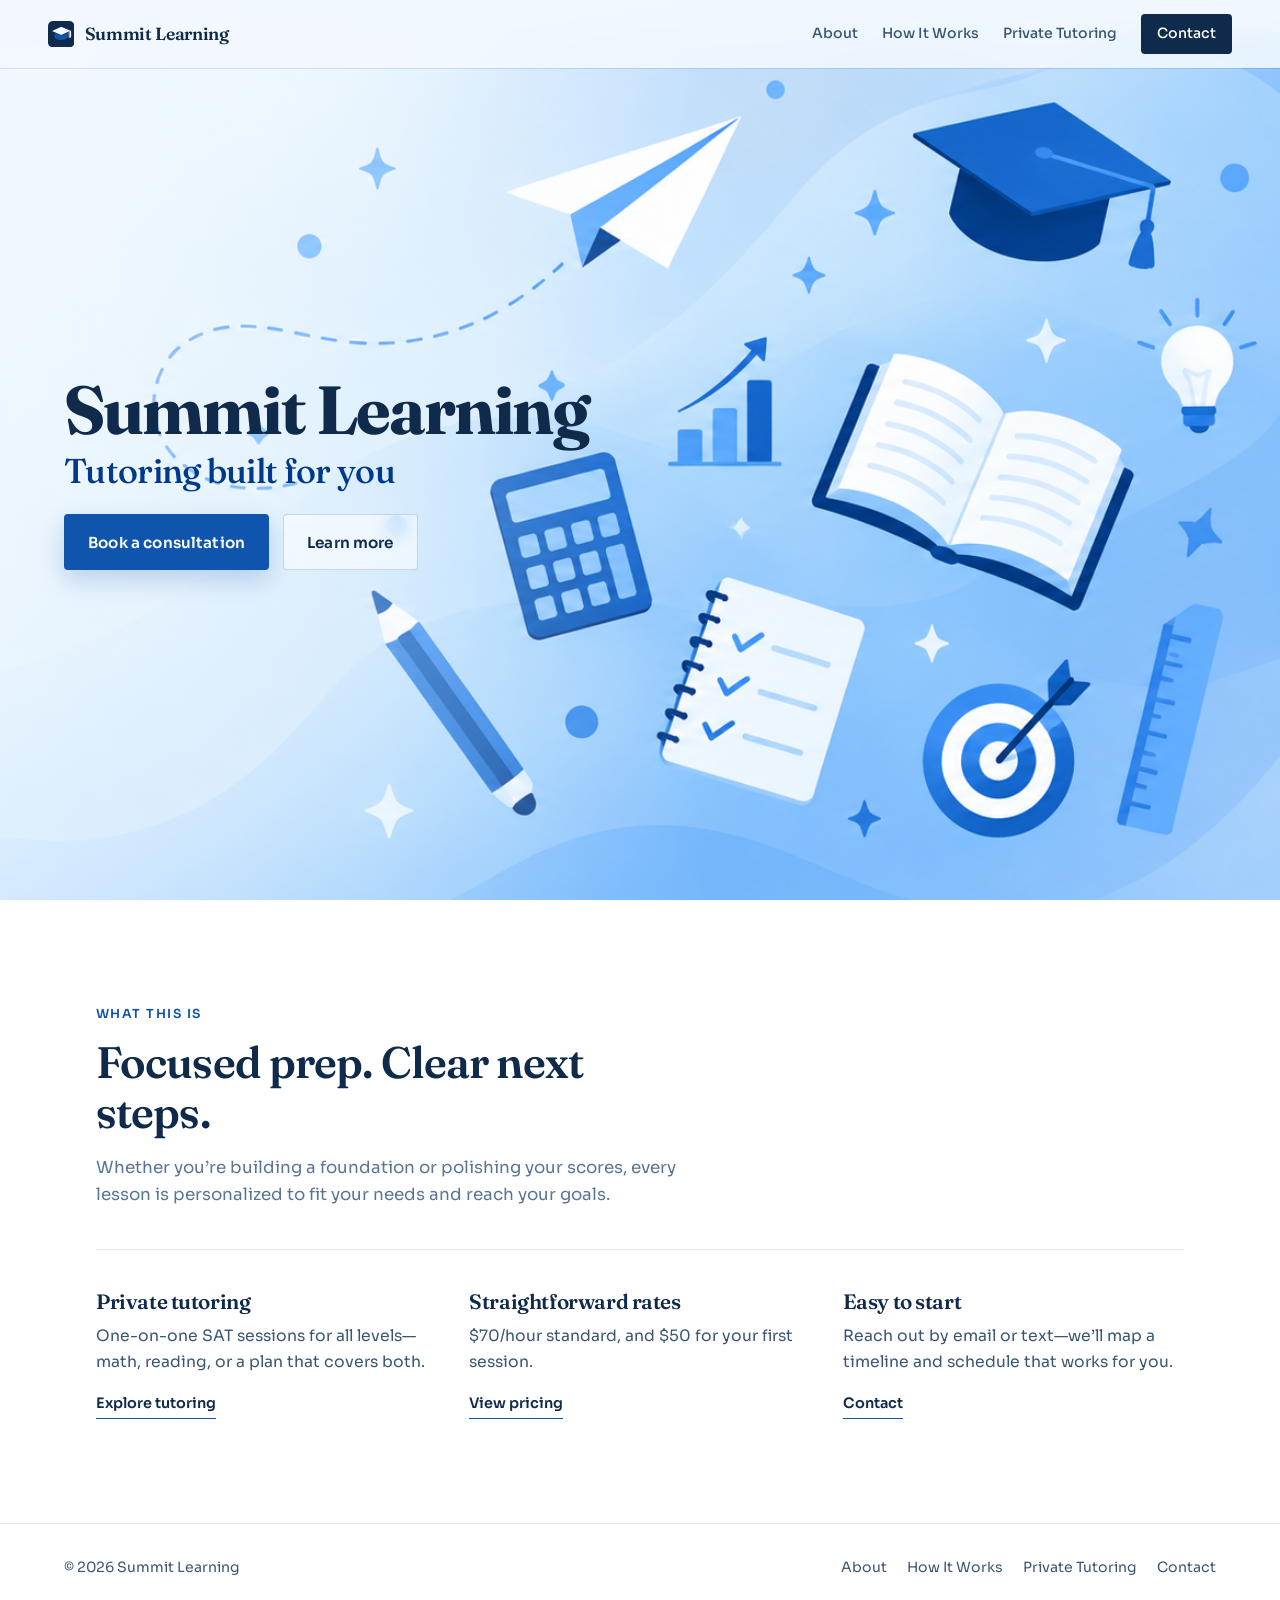
<file: index.html>
<!DOCTYPE html>
<html lang="en">
  <head>
    <meta charset="UTF-8" />
    <meta name="viewport" content="width=device-width, initial-scale=1.0" />
    <title>Summit Learning — SAT Tutoring</title>
    <meta
      name="description"
      content="Summit Learning: personalized SAT tutoring built around your goals. Math, reading, or both—with clear rates and a structured path forward."
    />
    <link rel="icon" href="favicon.svg?v=2" type="image/svg+xml" />
    <link rel="preconnect" href="https://fonts.googleapis.com" />
    <link rel="preconnect" href="https://fonts.gstatic.com" crossorigin />
    <link
      href="https://fonts.googleapis.com/css2?family=Fraunces:opsz,wght@9..144,500;9..144,600;9..144,700&family=Sora:wght@400;500;600&display=swap"
      rel="stylesheet"
    />
    <link rel="stylesheet" href="styles.css" />
  </head>
  <body>
    <a class="skip-link" href="#main">Skip to content</a>

    <header class="site-header">
      <a class="logo" href="index.html" aria-current="page">
        <svg class="logo-mark" viewBox="0 0 64 64" aria-hidden="true">
          <rect width="64" height="64" rx="12" fill="currentColor" />
          <path
            d="M32 14L10 24l22 10 20-9.1V40h4V24L32 14z"
            fill="#f3f9fe"
          />
          <path
            d="M16 28.3V38c0 4.4 7.2 8 16 8s16-3.6 16-8v-9.7l-16 7.3-16-7.3z"
            fill="#0f54ad"
          />
          <path d="M52 24.9V36.5l-2 1V25.8l2-.9z" fill="#9bc4e8" />
          <circle cx="52" cy="38" r="2.2" fill="#9bc4e8" />
        </svg>
        Summit Learning
      </a>
      <nav class="nav" aria-label="Primary">
        <a href="about.html">About</a>
        <a href="how-it-works.html">How It Works</a>
        <a href="tutoring.html">Private Tutoring</a>
        <a href="contact.html" class="nav-cta">Contact</a>
      </nav>
      <button
        class="nav-toggle"
        type="button"
        aria-expanded="false"
        aria-controls="mobile-nav"
        aria-label="Open menu"
      >
        <span></span>
        <span></span>
      </button>
    </header>

    <div class="mobile-nav" id="mobile-nav" hidden>
      <a href="about.html">About</a>
      <a href="how-it-works.html">How It Works</a>
      <a href="tutoring.html">Private Tutoring</a>
      <a href="contact.html">Contact</a>
    </div>

    <main id="main">
      <section class="hero">
        <div class="hero-media" aria-hidden="true">
          <img
            src="assets/home-banner.png"
            alt=""
            width="1916"
            height="821"
            decoding="async"
            fetchpriority="high"
          />
          <div class="hero-veil"></div>
        </div>
        <div class="hero-content">
          <p class="brand-mark" data-reveal>Summit Learning</p>
          <h1 data-reveal data-delay="1">Tutoring built for you</h1>
          <div class="hero-actions" data-reveal data-delay="2">
            <a class="btn btn-primary" href="contact.html">Book a consultation</a>
            <a class="btn btn-ghost" href="how-it-works.html">Learn more</a>
          </div>
        </div>
      </section>

      <section class="section">
        <div class="section-inner">
          <p class="eyebrow" data-reveal>What this is</p>
          <h2 data-reveal>Focused prep. Clear next steps.</h2>
          <p class="section-lede" data-reveal>
            Whether you’re building a foundation or polishing your scores, every
            lesson is personalized to fit your needs and reach your goals.
          </p>
          <div class="overview-grid">
            <article class="overview-item" data-reveal>
              <h3>Private tutoring</h3>
              <p>
                One-on-one SAT sessions for all levels—math, reading, or a plan
                that covers both.
              </p>
              <a class="link-more" href="tutoring.html">Explore tutoring</a>
            </article>
            <article class="overview-item" data-reveal data-delay="1">
              <h3>Straightforward rates</h3>
              <p>
                $70/hour standard, and $50 for your first session.
              </p>
              <a class="link-more" href="tutoring.html#rates">View pricing</a>
            </article>
            <article class="overview-item" data-reveal data-delay="2">
              <h3>Easy to start</h3>
              <p>
                Reach out by email or text—we’ll map a timeline and schedule that
                works for you.
              </p>
              <a class="link-more" href="contact.html">Contact</a>
            </article>
          </div>
        </div>
      </section>
    </main>

    <footer class="site-footer">
      <p>© <span data-year></span> Summit Learning</p>
      <nav class="footer-nav" aria-label="Footer">
        <a href="about.html">About</a>
        <a href="how-it-works.html">How It Works</a>
        <a href="tutoring.html">Private Tutoring</a>
        <a href="contact.html">Contact</a>
      </nav>
    </footer>

    <script src="script.js"></script>
  </body>
</html>
</file>
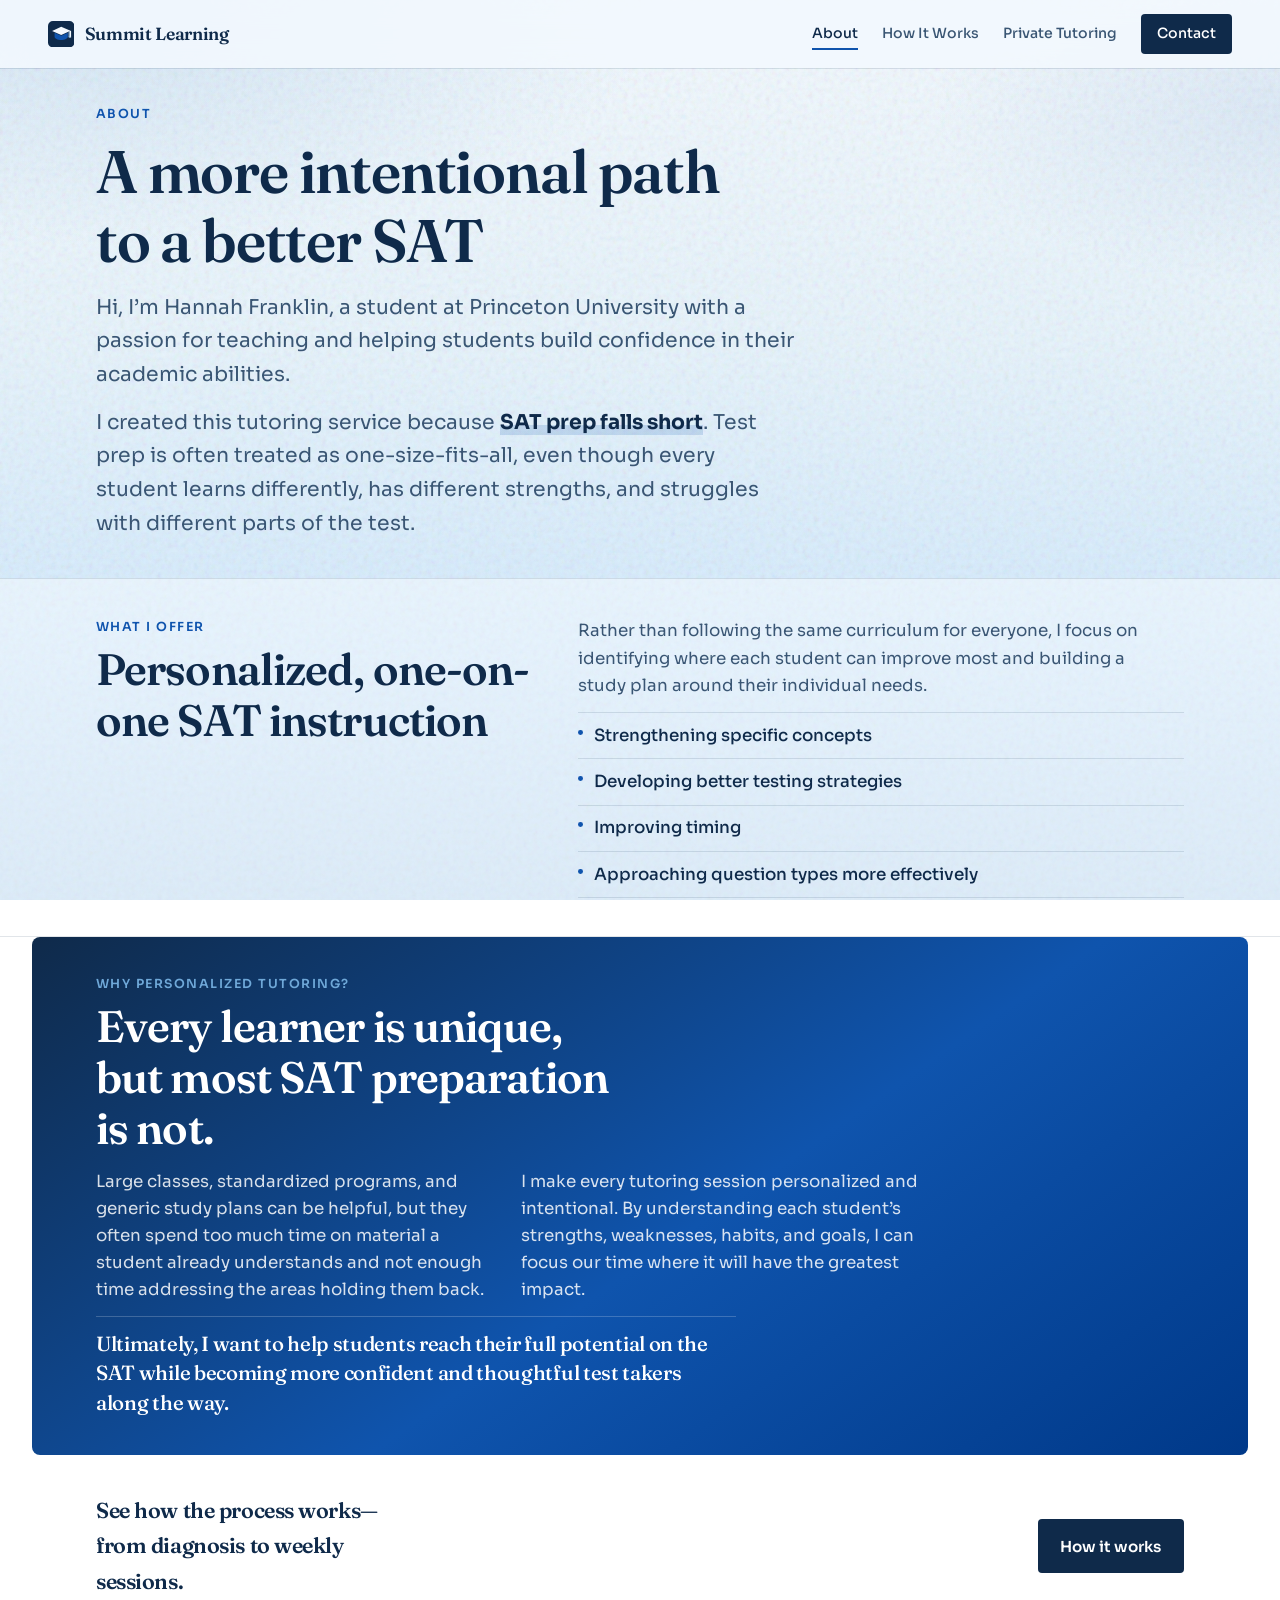
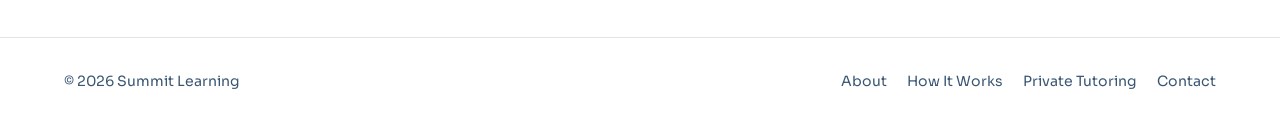
<file: about.html>
<!DOCTYPE html>
<html lang="en">
  <head>
    <meta charset="UTF-8" />
    <meta name="viewport" content="width=device-width, initial-scale=1.0" />
    <title>About — Summit Learning</title>
    <meta
      name="description"
      content="Hi, I’m Hannah Franklin—a Princeton student offering personalized, one-on-one SAT tutoring built around how each student learns."
    />
    <link rel="icon" href="favicon.svg?v=2" type="image/svg+xml" />
    <link rel="preconnect" href="https://fonts.googleapis.com" />
    <link rel="preconnect" href="https://fonts.gstatic.com" crossorigin />
    <link
      href="https://fonts.googleapis.com/css2?family=Fraunces:opsz,wght@9..144,500;9..144,600;9..144,700&family=Sora:wght@400;500;600&display=swap"
      rel="stylesheet"
    />
    <link rel="stylesheet" href="styles.css" />
  </head>
  <body class="page-inner about-page">
    <a class="skip-link" href="#main">Skip to content</a>

    <header class="site-header">
      <a class="logo" href="index.html">
        <svg class="logo-mark" viewBox="0 0 64 64" aria-hidden="true">
          <rect width="64" height="64" rx="12" fill="currentColor" />
          <path
            d="M32 14L10 24l22 10 20-9.1V40h4V24L32 14z"
            fill="#f3f9fe"
          />
          <path
            d="M16 28.3V38c0 4.4 7.2 8 16 8s16-3.6 16-8v-9.7l-16 7.3-16-7.3z"
            fill="#0f54ad"
          />
          <path d="M52 24.9V36.5l-2 1V25.8l2-.9z" fill="#9bc4e8" />
          <circle cx="52" cy="38" r="2.2" fill="#9bc4e8" />
        </svg>
        Summit Learning
      </a>
      <nav class="nav" aria-label="Primary">
        <a href="about.html" aria-current="page">About</a>
        <a href="how-it-works.html">How It Works</a>
        <a href="tutoring.html">Private Tutoring</a>
        <a href="contact.html" class="nav-cta">Contact</a>
      </nav>
      <button
        class="nav-toggle"
        type="button"
        aria-expanded="false"
        aria-controls="mobile-nav"
        aria-label="Open menu"
      >
        <span></span>
        <span></span>
      </button>
    </header>

    <div class="mobile-nav" id="mobile-nav" hidden>
      <a href="about.html" aria-current="page">About</a>
      <a href="how-it-works.html">How It Works</a>
      <a href="tutoring.html">Private Tutoring</a>
      <a href="contact.html">Contact</a>
    </div>

    <main id="main">
      <header class="page-hero about-hero">
        <div class="page-hero-inner">
          <p class="eyebrow" data-reveal>About</p>
          <h1 data-reveal>A more intentional path to a better SAT</h1>
          <div class="about-lead" data-reveal data-delay="1">
            <p>
              Hi, I’m Hannah Franklin, a student at Princeton University with a
              passion for teaching and helping students build confidence in their
              academic abilities.
            </p>
            <p>
              I created this tutoring service because
              <strong>SAT prep falls short</strong>. Test prep is often treated
              as one-size-fits-all, even though every student learns differently,
              has different strengths, and struggles with different parts of the
              test.
            </p>
          </div>
        </div>
      </header>

      <section class="section about-offer">
        <div class="section-inner about-split">
          <div class="about-split-title" data-reveal>
            <p class="eyebrow">What I offer</p>
            <h2>Personalized, one-on-one SAT instruction</h2>
          </div>
          <div class="about-split-body" data-reveal data-delay="1">
            <p>
              Rather than following the same curriculum for everyone, I focus on
              identifying where each student can improve most and building a
              study plan around their individual needs.
            </p>
            <ul class="about-focus-list">
              <li>Strengthening specific concepts</li>
              <li>Developing better testing strategies</li>
              <li>Improving timing</li>
              <li>Approaching question types more effectively</li>
            </ul>
          </div>
        </div>
      </section>

      <section class="section detail-band about-why">
        <div class="section-inner">
          <p class="eyebrow" data-reveal>Why personalized tutoring?</p>
          <h2 data-reveal>Every learner is unique, but most SAT preparation is not.</h2>
          <div class="about-why-grid">
            <p data-reveal>
              Large classes, standardized programs, and generic study plans can
              be helpful, but they often spend too much time on material a
              student already understands and not enough time addressing the
              areas holding them back.
            </p>
            <p data-reveal data-delay="1">
              I make every tutoring session personalized and intentional. By
              understanding each student’s strengths, weaknesses, habits, and
              goals, I can focus our time where it will have the greatest
              impact.
            </p>
          </div>
          <p class="about-closing" data-reveal>
            Ultimately, I want to help students reach their full potential on
            the SAT while becoming more confident and thoughtful test takers
            along the way.
          </p>
        </div>
      </section>

      <section class="section about-page-cta">
        <div class="section-inner">
          <div class="cta-strip" data-reveal>
            <p>See how the process works—from diagnosis to weekly sessions.</p>
            <a class="btn btn-dark" href="how-it-works.html">How it works</a>
          </div>
        </div>
      </section>
    </main>

    <footer class="site-footer">
      <p>© <span data-year></span> Summit Learning</p>
      <nav class="footer-nav" aria-label="Footer">
        <a href="about.html">About</a>
        <a href="how-it-works.html">How It Works</a>
        <a href="tutoring.html">Private Tutoring</a>
        <a href="contact.html">Contact</a>
      </nav>
    </footer>

    <script src="script.js"></script>
  </body>
</html>
</file>
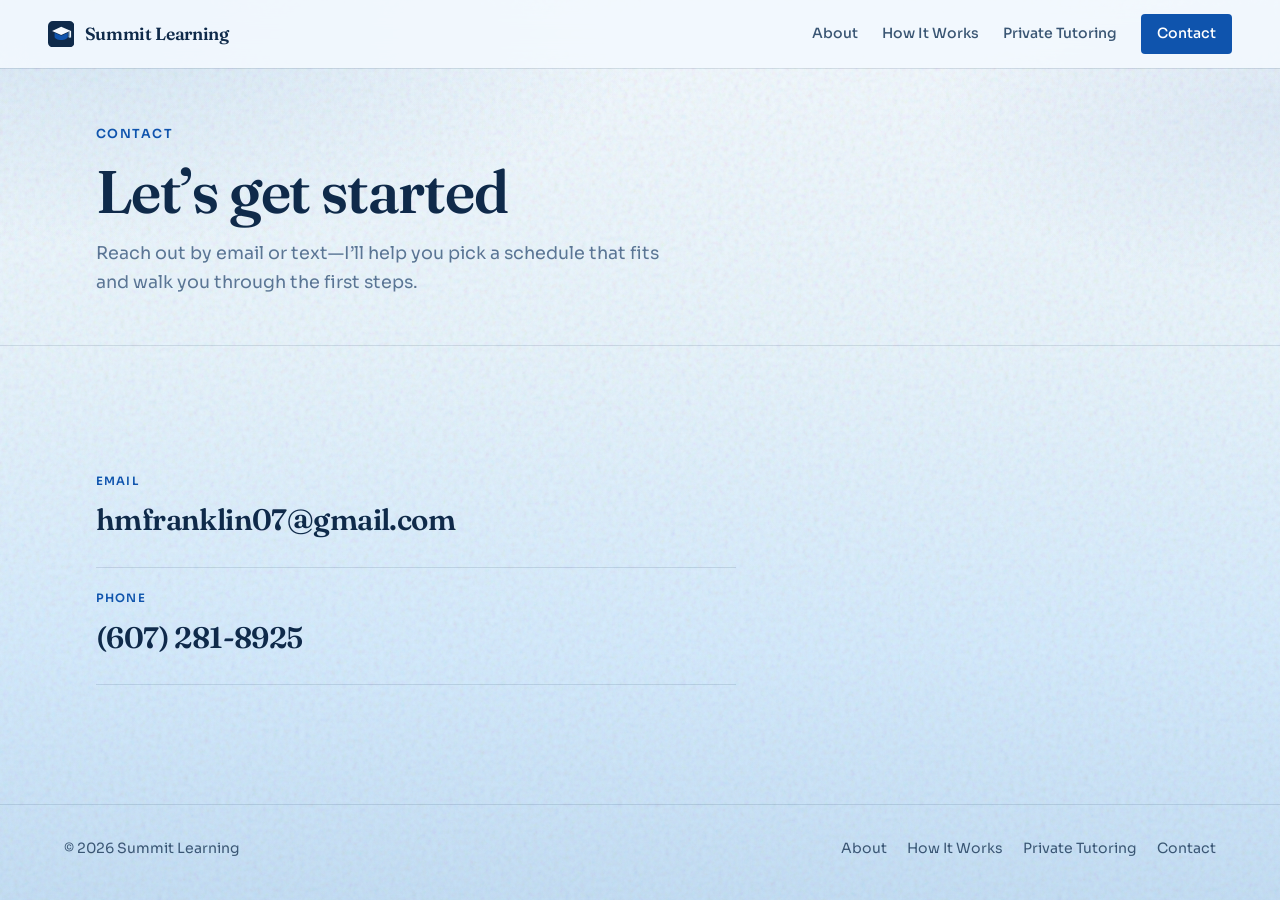
<file: contact.html>
<!DOCTYPE html>
<html lang="en">
  <head>
    <meta charset="UTF-8" />
    <meta name="viewport" content="width=device-width, initial-scale=1.0" />
    <title>Contact — Summit Learning</title>
    <meta
      name="description"
      content="Get in touch for personalized SAT tutoring. Email or call to start."
    />
    <link rel="icon" href="favicon.svg?v=2" type="image/svg+xml" />
    <link rel="preconnect" href="https://fonts.googleapis.com" />
    <link rel="preconnect" href="https://fonts.gstatic.com" crossorigin />
    <link
      href="https://fonts.googleapis.com/css2?family=Fraunces:opsz,wght@9..144,500;9..144,600;9..144,700&family=Sora:wght@400;500;600&display=swap"
      rel="stylesheet"
    />
    <link rel="stylesheet" href="styles.css" />
  </head>
  <body class="page-inner">
    <a class="skip-link" href="#main">Skip to content</a>

    <header class="site-header">
      <a class="logo" href="index.html">
        <svg class="logo-mark" viewBox="0 0 64 64" aria-hidden="true">
          <rect width="64" height="64" rx="12" fill="currentColor" />
          <path
            d="M32 14L10 24l22 10 20-9.1V40h4V24L32 14z"
            fill="#f3f9fe"
          />
          <path
            d="M16 28.3V38c0 4.4 7.2 8 16 8s16-3.6 16-8v-9.7l-16 7.3-16-7.3z"
            fill="#0f54ad"
          />
          <path d="M52 24.9V36.5l-2 1V25.8l2-.9z" fill="#9bc4e8" />
          <circle cx="52" cy="38" r="2.2" fill="#9bc4e8" />
        </svg>
        Summit Learning
      </a>
      <nav class="nav" aria-label="Primary">
        <a href="about.html">About</a>
        <a href="how-it-works.html">How It Works</a>
        <a href="tutoring.html">Private Tutoring</a>
        <a href="contact.html" class="nav-cta" aria-current="page">Contact</a>
      </nav>
      <button
        class="nav-toggle"
        type="button"
        aria-expanded="false"
        aria-controls="mobile-nav"
        aria-label="Open menu"
      >
        <span></span>
        <span></span>
      </button>
    </header>

    <div class="mobile-nav" id="mobile-nav" hidden>
      <a href="about.html">About</a>
      <a href="how-it-works.html">How It Works</a>
      <a href="tutoring.html">Private Tutoring</a>
      <a href="contact.html" aria-current="page">Contact</a>
    </div>

    <main id="main">
      <header class="page-hero">
        <div class="page-hero-inner">
          <p class="eyebrow" data-reveal>Contact</p>
          <h1 data-reveal>Let’s get started</h1>
          <p class="lede" data-reveal data-delay="1">
            Reach out by email or text—I’ll help you pick a schedule that fits
            and walk you through the first steps.
          </p>
        </div>
      </header>

      <section class="section">
        <div class="section-inner">
          <div class="contact-actions" data-reveal>
            <a class="contact-link" href="mailto:hmfranklin07@gmail.com">
              <span class="contact-kind">Email</span>
              <span class="contact-value">hmfranklin07@gmail.com</span>
            </a>
            <a class="contact-link" href="tel:+16072818925">
              <span class="contact-kind">Phone</span>
              <span class="contact-value">(607) 281-8925</span>
            </a>
          </div>
        </div>
      </section>
    </main>

    <footer class="site-footer">
      <p>© <span data-year></span> Summit Learning</p>
      <nav class="footer-nav" aria-label="Footer">
        <a href="about.html">About</a>
        <a href="how-it-works.html">How It Works</a>
        <a href="tutoring.html">Private Tutoring</a>
        <a href="contact.html">Contact</a>
      </nav>
    </footer>

    <script src="script.js"></script>
  </body>
</html>
</file>
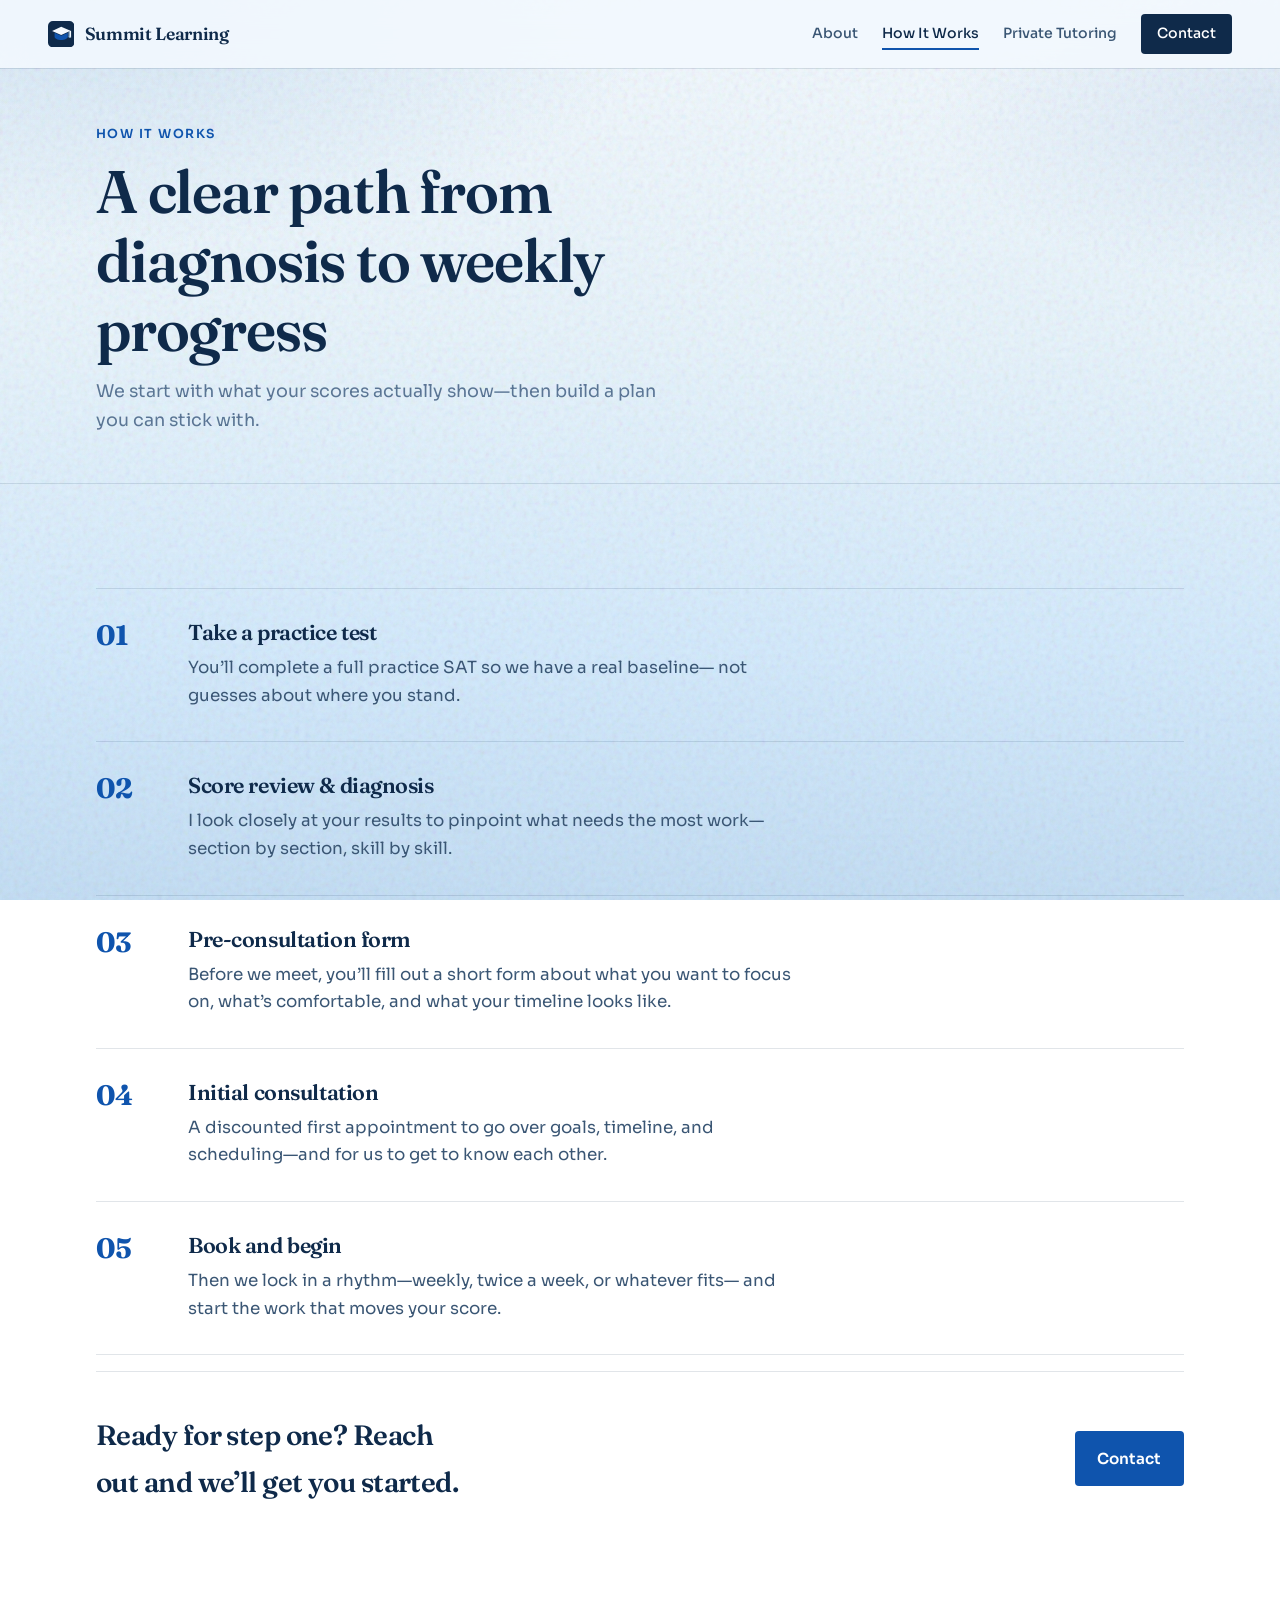
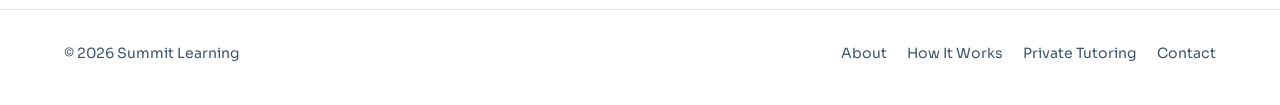
<file: how-it-works.html>
<!DOCTYPE html>
<html lang="en">
  <head>
    <meta charset="UTF-8" />
    <meta name="viewport" content="width=device-width, initial-scale=1.0" />
    <title>How It Works — Summit Learning</title>
    <meta
      name="description"
      content="From diagnostic testing to a discounted consultation and weekly sessions—here’s how Summit Learning works."
    />
    <link rel="icon" href="favicon.svg?v=2" type="image/svg+xml" />
    <link rel="preconnect" href="https://fonts.googleapis.com" />
    <link rel="preconnect" href="https://fonts.gstatic.com" crossorigin />
    <link
      href="https://fonts.googleapis.com/css2?family=Fraunces:opsz,wght@9..144,500;9..144,600;9..144,700&family=Sora:wght@400;500;600&display=swap"
      rel="stylesheet"
    />
    <link rel="stylesheet" href="styles.css" />
  </head>
  <body class="page-inner">
    <a class="skip-link" href="#main">Skip to content</a>

    <header class="site-header">
      <a class="logo" href="index.html">
        <svg class="logo-mark" viewBox="0 0 64 64" aria-hidden="true">
          <rect width="64" height="64" rx="12" fill="currentColor" />
          <path
            d="M32 14L10 24l22 10 20-9.1V40h4V24L32 14z"
            fill="#f3f9fe"
          />
          <path
            d="M16 28.3V38c0 4.4 7.2 8 16 8s16-3.6 16-8v-9.7l-16 7.3-16-7.3z"
            fill="#0f54ad"
          />
          <path d="M52 24.9V36.5l-2 1V25.8l2-.9z" fill="#9bc4e8" />
          <circle cx="52" cy="38" r="2.2" fill="#9bc4e8" />
        </svg>
        Summit Learning
      </a>
      <nav class="nav" aria-label="Primary">
        <a href="about.html">About</a>
        <a href="how-it-works.html" aria-current="page">How It Works</a>
        <a href="tutoring.html">Private Tutoring</a>
        <a href="contact.html" class="nav-cta">Contact</a>
      </nav>
      <button
        class="nav-toggle"
        type="button"
        aria-expanded="false"
        aria-controls="mobile-nav"
        aria-label="Open menu"
      >
        <span></span>
        <span></span>
      </button>
    </header>

    <div class="mobile-nav" id="mobile-nav" hidden>
      <a href="about.html">About</a>
      <a href="how-it-works.html" aria-current="page">How It Works</a>
      <a href="tutoring.html">Private Tutoring</a>
      <a href="contact.html">Contact</a>
    </div>

    <main id="main">
      <header class="page-hero">
        <div class="page-hero-inner">
          <p class="eyebrow" data-reveal>How it works</p>
          <h1 data-reveal>A clear path from diagnosis to weekly progress</h1>
          <p class="lede" data-reveal data-delay="1">
            We start with what your scores actually show—then build a plan you
            can stick with.
          </p>
        </div>
      </header>

      <section class="section">
        <div class="section-inner">
          <ol class="steps">
            <li data-reveal>
              <span class="step-num" aria-hidden="true"></span>
              <div>
                <h3>Take a practice test</h3>
                <p>
                  You’ll complete a full practice SAT so we have a real baseline—
                  not guesses about where you stand.
                </p>
              </div>
            </li>
            <li data-reveal data-delay="1">
              <span class="step-num" aria-hidden="true"></span>
              <div>
                <h3>Score review &amp; diagnosis</h3>
                <p>
                  I look closely at your results to pinpoint what needs the most
                  work—section by section, skill by skill.
                </p>
              </div>
            </li>
            <li data-reveal>
              <span class="step-num" aria-hidden="true"></span>
              <div>
                <h3>Pre-consultation form</h3>
                <p>
                  Before we meet, you’ll fill out a short form about what you
                  want to focus on, what’s comfortable, and what your timeline
                  looks like.
                </p>
              </div>
            </li>
            <li data-reveal data-delay="1">
              <span class="step-num" aria-hidden="true"></span>
              <div>
                <h3>Initial consultation</h3>
                <p>
                  A discounted first appointment to go over goals, timeline, and
                  scheduling—and for us to get to know each other.
                </p>
              </div>
            </li>
            <li data-reveal>
              <span class="step-num" aria-hidden="true"></span>
              <div>
                <h3>Book and begin</h3>
                <p>
                  Then we lock in a rhythm—weekly, twice a week, or whatever fits—
                  and start the work that moves your score.
                </p>
              </div>
            </li>
          </ol>

          <div class="cta-strip" data-reveal>
            <p>Ready for step one? Reach out and we’ll get you started.</p>
            <a class="btn btn-primary" href="contact.html">Contact</a>
          </div>
        </div>
      </section>
    </main>

    <footer class="site-footer">
      <p>© <span data-year></span> Summit Learning</p>
      <nav class="footer-nav" aria-label="Footer">
        <a href="about.html">About</a>
        <a href="how-it-works.html">How It Works</a>
        <a href="tutoring.html">Private Tutoring</a>
        <a href="contact.html">Contact</a>
      </nav>
    </footer>

    <script src="script.js"></script>
  </body>
</html>
</file>
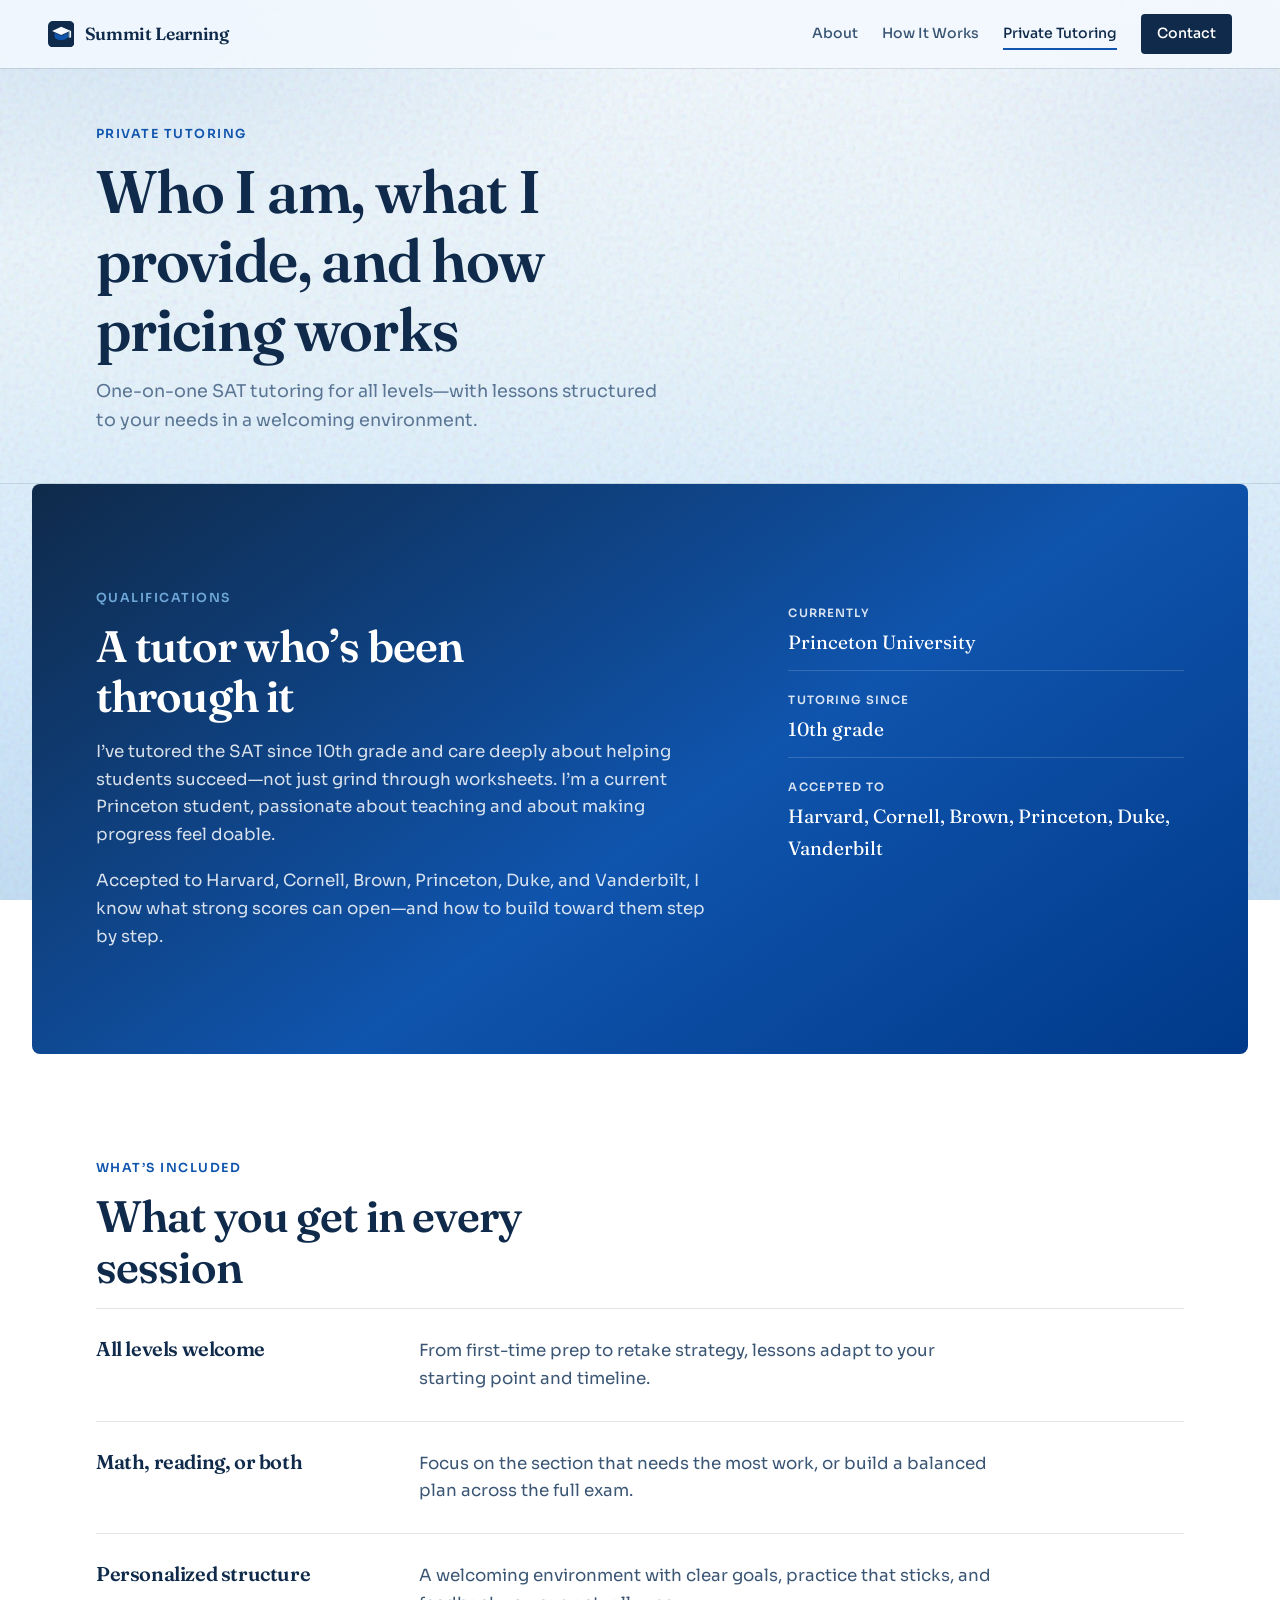
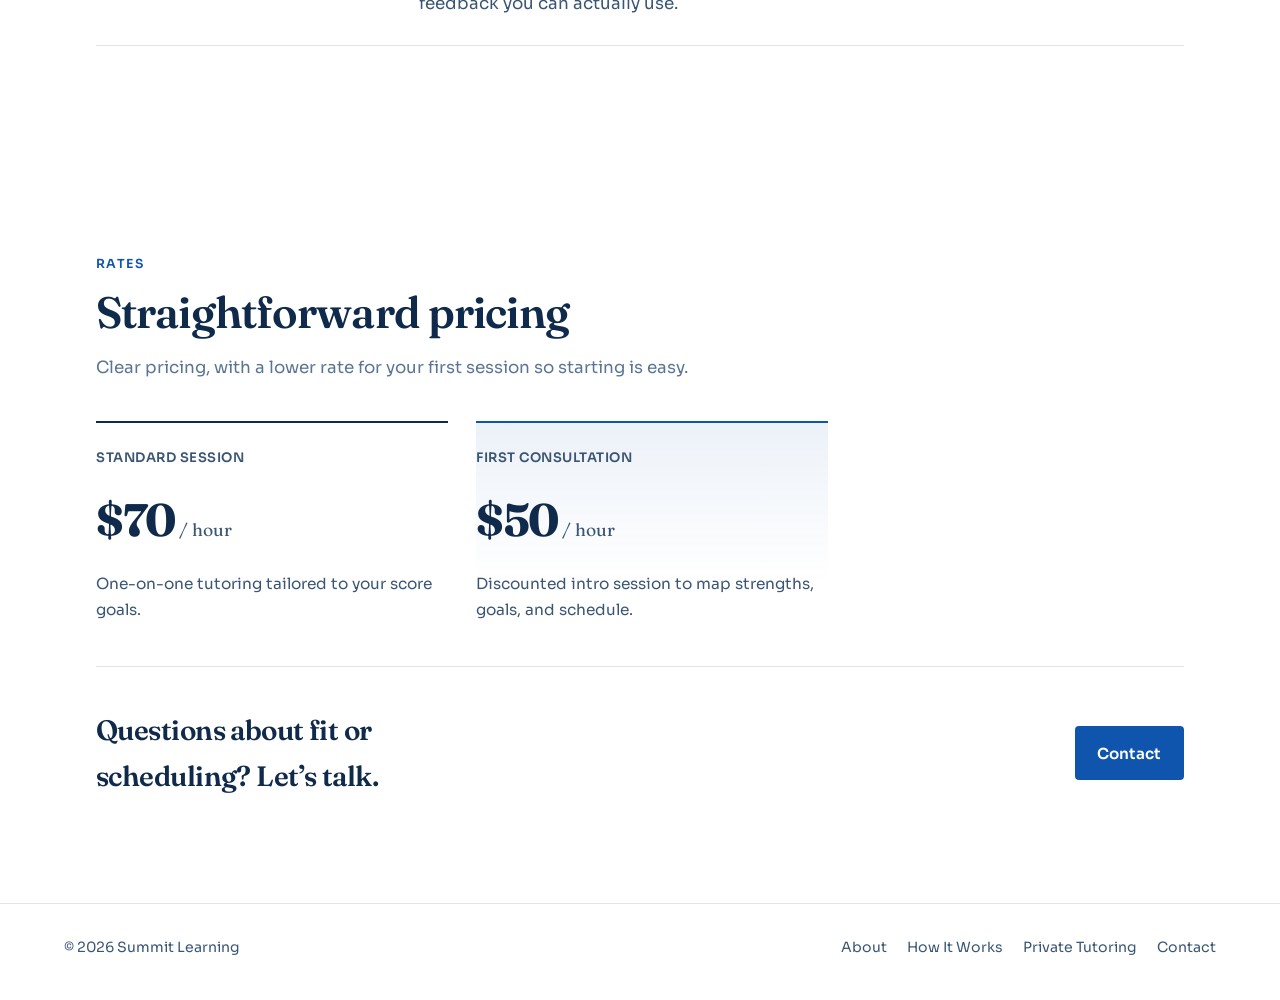
<file: tutoring.html>
<!DOCTYPE html>
<html lang="en">
  <head>
    <meta charset="UTF-8" />
    <meta name="viewport" content="width=device-width, initial-scale=1.0" />
    <title>Private Tutoring — Summit Learning</title>
    <meta
      name="description"
      content="One-on-one SAT tutoring with Summit Learning. Qualifications, what’s included, and clear hourly rates."
    />
    <link rel="icon" href="favicon.svg?v=2" type="image/svg+xml" />
    <link rel="preconnect" href="https://fonts.googleapis.com" />
    <link rel="preconnect" href="https://fonts.gstatic.com" crossorigin />
    <link
      href="https://fonts.googleapis.com/css2?family=Fraunces:opsz,wght@9..144,500;9..144,600;9..144,700&family=Sora:wght@400;500;600&display=swap"
      rel="stylesheet"
    />
    <link rel="stylesheet" href="styles.css" />
  </head>
  <body class="page-inner">
    <a class="skip-link" href="#main">Skip to content</a>

    <header class="site-header">
      <a class="logo" href="index.html">
        <svg class="logo-mark" viewBox="0 0 64 64" aria-hidden="true">
          <rect width="64" height="64" rx="12" fill="currentColor" />
          <path
            d="M32 14L10 24l22 10 20-9.1V40h4V24L32 14z"
            fill="#f3f9fe"
          />
          <path
            d="M16 28.3V38c0 4.4 7.2 8 16 8s16-3.6 16-8v-9.7l-16 7.3-16-7.3z"
            fill="#0f54ad"
          />
          <path d="M52 24.9V36.5l-2 1V25.8l2-.9z" fill="#9bc4e8" />
          <circle cx="52" cy="38" r="2.2" fill="#9bc4e8" />
        </svg>
        Summit Learning
      </a>
      <nav class="nav" aria-label="Primary">
        <a href="about.html">About</a>
        <a href="how-it-works.html">How It Works</a>
        <a href="tutoring.html" aria-current="page">Private Tutoring</a>
        <a href="contact.html" class="nav-cta">Contact</a>
      </nav>
      <button
        class="nav-toggle"
        type="button"
        aria-expanded="false"
        aria-controls="mobile-nav"
        aria-label="Open menu"
      >
        <span></span>
        <span></span>
      </button>
    </header>

    <div class="mobile-nav" id="mobile-nav" hidden>
      <a href="about.html">About</a>
      <a href="how-it-works.html">How It Works</a>
      <a href="tutoring.html" aria-current="page">Private Tutoring</a>
      <a href="contact.html">Contact</a>
    </div>

    <main id="main">
      <header class="page-hero">
        <div class="page-hero-inner">
          <p class="eyebrow" data-reveal>Private tutoring</p>
          <h1 data-reveal>Who I am, what I provide, and how pricing works</h1>
          <p class="lede" data-reveal data-delay="1">
            One-on-one SAT tutoring for all levels—with lessons structured to
            your needs in a welcoming environment.
          </p>
        </div>
      </header>

      <section class="section detail-band">
        <div class="section-inner detail-layout">
          <div>
            <p class="eyebrow" data-reveal>Qualifications</p>
            <h2 data-reveal>A tutor who’s been through it</h2>
            <div class="prose" data-reveal>
              <p>
                I’ve tutored the SAT since 10th grade and care deeply about
                helping students succeed—not just grind through worksheets. I’m a
                current Princeton student, passionate about teaching and about
                making progress feel doable.
              </p>
              <p>
                Accepted to Harvard, Cornell, Brown, Princeton, Duke, and
                Vanderbilt, I know what strong scores can open—and how to build
                toward them step by step.
              </p>
            </div>
          </div>
          <aside class="fact-list" data-reveal data-delay="1">
            <p class="fact-label">Currently</p>
            <p class="fact-value">Princeton University</p>
            <p class="fact-label">Tutoring since</p>
            <p class="fact-value">10th grade</p>
            <p class="fact-label">Accepted to</p>
            <p class="fact-value">
              Harvard, Cornell, Brown, Princeton, Duke, Vanderbilt
            </p>
          </aside>
        </div>
      </section>

      <section class="section">
        <div class="section-inner">
          <p class="eyebrow" data-reveal>What’s included</p>
          <h2 data-reveal>What you get in every session</h2>
          <ul class="offer-list">
            <li data-reveal>
              <h3>All levels welcome</h3>
              <p>
                From first-time prep to retake strategy, lessons adapt to your
                starting point and timeline.
              </p>
            </li>
            <li data-reveal data-delay="1">
              <h3>Math, reading, or both</h3>
              <p>
                Focus on the section that needs the most work, or build a
                balanced plan across the full exam.
              </p>
            </li>
            <li data-reveal>
              <h3>Personalized structure</h3>
              <p>
                A welcoming environment with clear goals, practice that sticks,
                and feedback you can actually use.
              </p>
            </li>
          </ul>
        </div>
      </section>

      <section class="section" id="rates">
        <div class="section-inner">
          <p class="eyebrow" data-reveal>Rates</p>
          <h2 data-reveal>Straightforward pricing</h2>
          <p class="section-lede" data-reveal>
            Clear pricing, with a lower rate for your first session so starting
            is easy.
          </p>
          <div class="rate-grid">
            <article class="rate" data-reveal>
              <p class="rate-label">Standard session</p>
              <p class="rate-price"><span>$70</span> / hour</p>
              <p class="rate-note">
                One-on-one tutoring tailored to your score goals.
              </p>
            </article>
            <article class="rate rate-featured" data-reveal data-delay="1">
              <p class="rate-label">First consultation</p>
              <p class="rate-price"><span>$50</span> / hour</p>
              <p class="rate-note">
                Discounted intro session to map strengths, goals, and schedule.
              </p>
            </article>
          </div>

          <div class="cta-strip" data-reveal>
            <p>Questions about fit or scheduling? Let’s talk.</p>
            <a class="btn btn-primary" href="contact.html">Contact</a>
          </div>
        </div>
      </section>
    </main>

    <footer class="site-footer">
      <p>© <span data-year></span> Summit Learning</p>
      <nav class="footer-nav" aria-label="Footer">
        <a href="about.html">About</a>
        <a href="how-it-works.html">How It Works</a>
        <a href="tutoring.html">Private Tutoring</a>
        <a href="contact.html">Contact</a>
      </nav>
    </footer>

    <script src="script.js"></script>
  </body>
</html>
</file>
<file: styles.css>
:root {
  --ink: #0f2a4a;
  --ink-soft: #3a5674;
  --slate: #5a7594;
  --paper: #e8f4fc;
  --paper-deep: #c5dff5;
  --mist: #f3f9fe;
  --fog: #d5ebfd;
  --blue: #0f54ad;
  --blue-mid: #2b6cb0;
  --blue-deep: #003989;
  --blue-wash: rgba(15, 84, 173, 0.1);
  --sky: #6fa8d8;
  --steel: #9bc4e8;
  --white: #ffffff;
  --line: rgba(15, 42, 74, 0.12);
  --font-display: "Fraunces", Georgia, serif;
  --font-body: "Sora", system-ui, sans-serif;
  --ease: cubic-bezier(0.22, 1, 0.36, 1);
  --header-h: 4.25rem;
  --content: 68rem;
}

*,
*::before,
*::after {
  box-sizing: border-box;
}

html {
  scroll-behavior: smooth;
}

body {
  margin: 0;
  min-height: 100vh;
  display: flex;
  flex-direction: column;
  color: var(--ink);
  font-family: var(--font-body);
  font-size: 1.05rem;
  line-height: 1.65;
  background:
    radial-gradient(ellipse 80% 50% at 8% 0%, rgba(111, 168, 216, 0.22), transparent 55%),
    radial-gradient(ellipse 55% 40% at 100% 12%, rgba(15, 84, 173, 0.08), transparent 50%),
    linear-gradient(180deg, var(--mist) 0%, var(--paper) 38%, var(--fog) 72%, var(--paper-deep) 100%);
  background-attachment: fixed;
  -webkit-font-smoothing: antialiased;
}

body::before {
  content: "";
  position: fixed;
  inset: 0;
  pointer-events: none;
  opacity: 0.3;
  z-index: 0;
  background-image: url("data:image/svg+xml,%3Csvg viewBox='0 0 200 200' xmlns='http://www.w3.org/2000/svg'%3E%3Cfilter id='n'%3E%3CfeTurbulence type='fractalNoise' baseFrequency='0.85' numOctaves='4' stitchTiles='stitch'/%3E%3C/filter%3E%3Crect width='100%25' height='100%25' filter='url(%23n)' opacity='0.5'/%3E%3C/svg%3E");
  mix-blend-mode: multiply;
}

img {
  max-width: 100%;
  display: block;
}

a {
  color: inherit;
  text-decoration: none;
}

h1,
h2,
h3 {
  font-family: var(--font-display);
  font-weight: 600;
  line-height: 1.15;
  letter-spacing: -0.02em;
  margin: 0;
}

p {
  margin: 0;
}

.skip-link {
  position: absolute;
  left: 1rem;
  top: -4rem;
  z-index: 100;
  padding: 0.6rem 1rem;
  background: var(--ink);
  color: var(--white);
  border-radius: 4px;
}

.skip-link:focus {
  top: 1rem;
}

/* —— Header —— */
.site-header {
  position: fixed;
  top: 0;
  left: 0;
  right: 0;
  z-index: 50;
  height: var(--header-h);
  display: flex;
  align-items: center;
  justify-content: space-between;
  padding: 0 clamp(1.25rem, 4vw, 3rem);
  transition: background 0.35s var(--ease), backdrop-filter 0.35s var(--ease),
    box-shadow 0.35s var(--ease);
}

.site-header.is-scrolled,
.page-inner .site-header,
body:has(.hero) .site-header {
  background: rgba(243, 249, 254, 0.88);
  backdrop-filter: blur(12px);
  box-shadow: 0 1px 0 var(--line);
}

.logo {
  display: inline-flex;
  align-items: center;
  gap: 0.65rem;
  font-family: var(--font-display);
  font-size: 1.1rem;
  font-weight: 600;
  letter-spacing: -0.02em;
}

.logo-mark {
  width: 1.65rem;
  height: 1.65rem;
  flex-shrink: 0;
}

.nav {
  display: none;
  gap: 1.5rem;
  align-items: center;
  font-size: 0.88rem;
  font-weight: 500;
}

.nav a {
  position: relative;
  color: var(--ink-soft);
  transition: color 0.2s ease;
}

.nav a:hover,
.nav a:focus-visible,
.nav a[aria-current="page"] {
  color: var(--ink);
}

.nav a:not(.nav-cta)::after {
  content: "";
  position: absolute;
  left: 0;
  bottom: -0.25rem;
  width: 100%;
  height: 1.5px;
  background: var(--blue);
  transform: scaleX(0);
  transform-origin: left;
  transition: transform 0.3s var(--ease);
}

.nav a:not(.nav-cta):hover::after,
.nav a:not(.nav-cta):focus-visible::after,
.nav a[aria-current="page"]:not(.nav-cta)::after {
  transform: scaleX(1);
}

.nav-cta {
  padding: 0.55rem 1rem;
  background: var(--ink);
  color: var(--white) !important;
  border-radius: 4px;
  transition: background 0.2s ease, transform 0.2s ease;
}

.nav-cta:hover,
.nav-cta:focus-visible {
  background: var(--blue-deep);
  transform: translateY(-1px);
}

.nav-cta[aria-current="page"] {
  background: var(--blue);
}

.nav-toggle {
  display: flex;
  flex-direction: column;
  justify-content: center;
  gap: 6px;
  width: 2.5rem;
  height: 2.5rem;
  border: 0;
  background: transparent;
  cursor: pointer;
  padding: 0;
}

.nav-toggle span {
  display: block;
  width: 1.35rem;
  height: 2px;
  background: var(--ink);
  transition: transform 0.3s var(--ease);
}

.nav-toggle[aria-expanded="true"] span:first-child {
  transform: translateY(4px) rotate(45deg);
}

.nav-toggle[aria-expanded="true"] span:last-child {
  transform: translateY(-4px) rotate(-45deg);
}

.mobile-nav {
  position: fixed;
  top: var(--header-h);
  left: 0;
  right: 0;
  z-index: 40;
  display: flex;
  flex-direction: column;
  padding: 1rem 1.25rem 1.5rem;
  background: rgba(244, 247, 249, 0.97);
  backdrop-filter: blur(12px);
  border-bottom: 1px solid var(--line);
}

.mobile-nav[hidden] {
  display: none;
}

.mobile-nav a {
  padding: 0.85rem 0.5rem;
  font-weight: 500;
  border-bottom: 1px solid var(--line);
}

.mobile-nav a:last-child {
  border-bottom: 0;
}

.mobile-nav a[aria-current="page"] {
  color: var(--blue-deep);
}

main {
  position: relative;
  z-index: 1;
  flex: 1;
}

/* —— Buttons —— */
.btn {
  display: inline-flex;
  align-items: center;
  justify-content: center;
  padding: 0.85rem 1.35rem;
  font-family: var(--font-body);
  font-size: 0.95rem;
  font-weight: 600;
  border-radius: 4px;
  border: 1px solid transparent;
  transition: transform 0.25s var(--ease), background 0.2s ease,
    border-color 0.2s ease, color 0.2s ease;
}

.btn:hover,
.btn:focus-visible {
  transform: translateY(-2px);
}

.btn-primary {
  background: var(--blue);
  color: var(--white);
}

.btn-primary:hover,
.btn-primary:focus-visible {
  background: var(--blue-deep);
}

.btn-dark {
  background: var(--ink);
  color: var(--white);
}

.btn-dark:hover,
.btn-dark:focus-visible {
  background: var(--blue-deep);
}

.btn-ghost {
  background: transparent;
  color: var(--white);
  border-color: rgba(255, 255, 255, 0.45);
}

.btn-ghost:hover,
.btn-ghost:focus-visible {
  border-color: var(--white);
  background: rgba(255, 255, 255, 0.08);
}

.btn-outline {
  background: transparent;
  color: var(--ink);
  border-color: var(--line);
}

.btn-outline:hover,
.btn-outline:focus-visible {
  border-color: var(--ink);
}

/* —— Home hero —— */
.hero {
  position: relative;
  height: 100svh;
  height: 100dvh;
  min-height: 100svh;
  min-height: 100dvh;
  display: flex;
  align-items: center;
  padding: calc(var(--header-h) + 1.5rem) clamp(1.25rem, 5vw, 4rem) 3rem;
  color: var(--ink);
  overflow: hidden;
}

.hero-media {
  position: absolute;
  inset: 0;
  z-index: 0;
  background: #dff0fd;
  overflow: hidden;
}

.hero-media img {
  width: 100%;
  height: 100%;
  object-fit: cover;
  object-position: right center;
  transform: translateY(2rem);
  animation: none;
}

.hero-veil {
  position: absolute;
  inset: 0;
  background: linear-gradient(
    90deg,
    rgba(243, 249, 254, 0.55) 0%,
    rgba(243, 249, 254, 0.28) 30%,
    transparent 55%
  );
  pointer-events: none;
}

.hero-content {
  position: relative;
  z-index: 1;
  max-width: min(34rem, 46vw);
}

.brand-mark {
  font-family: var(--font-display);
  font-size: clamp(2.1rem, 6.2vw, 4.25rem);
  font-weight: 700;
  line-height: 1.05;
  letter-spacing: -0.03em;
  margin-bottom: 0.35rem;
  color: var(--ink);
}

.hero h1 {
  font-size: clamp(1.55rem, 3.8vw, 2.15rem);
  font-weight: 500;
  color: var(--blue-deep);
  margin-bottom: 1.5rem;
  max-width: 16ch;
}

.hero-lede {
  font-size: 1.05rem;
  color: var(--ink-soft);
  max-width: 28rem;
  margin-bottom: 1.75rem;
}

.hero-actions {
  display: flex;
  flex-wrap: wrap;
  align-items: center;
  gap: 0.85rem;
}

.hero .btn {
  padding: 0.9rem 1.45rem;
  min-height: 3rem;
  letter-spacing: 0.01em;
}

.hero .btn-primary {
  box-shadow: 0 10px 24px rgba(15, 84, 173, 0.22);
}

.hero .btn-primary:hover,
.hero .btn-primary:focus-visible {
  box-shadow: 0 12px 28px rgba(15, 84, 173, 0.28);
}

.hero .btn-ghost {
  color: var(--ink);
  background: rgba(255, 255, 255, 0.55);
  border-color: rgba(15, 42, 74, 0.16);
  backdrop-filter: blur(8px);
}

.hero .btn-ghost:hover,
.hero .btn-ghost:focus-visible {
  color: var(--blue-deep);
  border-color: var(--blue);
  background: rgba(255, 255, 255, 0.82);
}

@media (max-width: 720px) {
  .hero {
    align-items: flex-end;
    padding-bottom: 2.5rem;
  }

  .hero-media img {
    object-position: right center;
    transform: translateY(2.25rem);
  }

  .hero-veil {
    background: linear-gradient(
      180deg,
      transparent 18%,
      rgba(243, 249, 254, 0.72) 55%,
      rgba(243, 249, 254, 0.95) 100%
    );
  }

  .hero-content {
    max-width: 100%;
  }
}

/* —— Page hero (inner pages) —— */
.page-hero {
  padding: calc(var(--header-h) + 3.5rem) clamp(1.25rem, 5vw, 4rem) 3rem;
  border-bottom: 1px solid var(--line);
}

.page-hero-inner {
  max-width: var(--content);
  margin: 0 auto;
}

.page-hero h1 {
  font-size: clamp(2.4rem, 6vw, 3.75rem);
  max-width: 16ch;
  margin-bottom: 0.85rem;
}

.page-hero .lede {
  max-width: 36rem;
  color: var(--slate);
  font-size: 1.1rem;
}

.about-page .page-hero,
.about-page .about-hero {
  padding: calc(var(--header-h) + 2.25rem) clamp(1.25rem, 5vw, 4rem) 2.35rem;
  border-bottom: 0;
}

.about-page .page-hero h1 {
  margin-bottom: 1rem;
}

.about-lead {
  max-width: 44rem;
  display: grid;
  gap: 0.85rem;
}

.about-lead p {
  margin: 0;
  color: var(--ink-soft);
  font-size: clamp(1.12rem, 2vw, 1.28rem);
  line-height: 1.65;
}

.about-lead strong {
  color: var(--ink);
  font-weight: 700;
  box-decoration-break: clone;
  background: linear-gradient(
    transparent 62%,
    rgba(15, 84, 173, 0.16) 62%
  );
}

.about-page .section {
  padding-block: 2.35rem;
}

/* About page layout */

.about-offer {
  background: rgba(255, 255, 255, 0.42);
  border-block: 1px solid var(--line);
  padding-block: 2.6rem;
}

.about-split {
  display: grid;
  gap: 1rem;
}

@media (min-width: 860px) {
  .about-split {
    grid-template-columns: minmax(14rem, 0.9fr) 1.2fr;
    gap: 1.75rem;
    align-items: start;
  }
}

.about-split-title .eyebrow {
  margin-bottom: 0.4rem;
}

.about-split-title h2 {
  font-size: clamp(1.45rem, 2.6vw, 1.9rem);
  max-width: 14ch;
  margin-bottom: 0;
}

.about-split-body p {
  color: var(--ink-soft);
  margin-bottom: 0.75rem;
  max-width: 36rem;
  font-size: 1.05rem;
  line-height: 1.65;
}

.about-focus-list {
  list-style: none;
  margin: 0;
  padding: 0;
  display: grid;
  gap: 0;
  border-top: 1px solid var(--line);
}

.about-focus-list li {
  padding: 0.55rem 0 0.55rem 1rem;
  border-bottom: 1px solid var(--line);
  font-weight: 500;
  font-size: 1.05rem;
  color: var(--ink);
  position: relative;
}

.about-focus-list li::before {
  content: "";
  position: absolute;
  left: 0;
  top: 1.05rem;
  width: 0.3rem;
  height: 0.3rem;
  border-radius: 50%;
  background: var(--blue);
}

.about-why {
  padding-block: 2.75rem;
  margin-inline: clamp(0.5rem, 2vw, 1.25rem);
}

.about-why .eyebrow {
  margin-bottom: 0.4rem;
}

.about-why h2 {
  max-width: 18ch;
  margin-bottom: 0.75rem;
  font-size: clamp(1.45rem, 2.6vw, 1.9rem);
}

.about-why-grid {
  display: grid;
  gap: 0.75rem;
  max-width: 52rem;
  margin-bottom: 0.75rem;
}

@media (min-width: 800px) {
  .about-why-grid {
    grid-template-columns: 1fr 1fr;
    gap: 1.15rem;
  }
}

.about-why-grid p {
  color: rgba(255, 255, 255, 0.88);
  font-size: 1.05rem;
  line-height: 1.6;
}

.about-closing {
  max-width: 40rem;
  font-family: var(--font-display);
  font-size: clamp(1.1rem, 2.1vw, 1.28rem);
  font-weight: 500;
  line-height: 1.45;
  letter-spacing: -0.015em;
  color: var(--white) !important;
  padding-top: 0.75rem;
  border-top: 1px solid rgba(255, 255, 255, 0.2);
}

.about-page-cta {
  padding-block: 2.35rem;
}

.about-page-cta .cta-strip {
  margin-top: 0;
  padding-top: 0;
  border-top: 0;
  gap: 0.85rem;
}

.about-page-cta .cta-strip p {
  font-size: clamp(1.1rem, 2.2vw, 1.35rem);
}

/* —— Sections —— */
.section {
  padding: clamp(4rem, 9vw, 6.5rem) clamp(1.25rem, 5vw, 4rem);
}

.section-inner {
  max-width: var(--content);
  margin: 0 auto;
}

.eyebrow {
  font-size: 0.78rem;
  font-weight: 600;
  letter-spacing: 0.12em;
  text-transform: uppercase;
  color: var(--blue);
  margin-bottom: 0.75rem;
}

.section h2 {
  font-size: clamp(1.85rem, 4vw, 2.75rem);
  max-width: 18ch;
  margin-bottom: 1rem;
}

.section-lede {
  max-width: 38rem;
  color: var(--slate);
  margin-bottom: 2.5rem;
}

.prose {
  max-width: 40rem;
  color: var(--ink-soft);
}

.prose p + p {
  margin-top: 1.15rem;
}

/* Home overview */
.overview-grid {
  display: grid;
  gap: 2.5rem;
  border-top: 1px solid var(--line);
  padding-top: 2.5rem;
}

@media (min-width: 800px) {
  .overview-grid {
    grid-template-columns: repeat(3, 1fr);
    gap: 2rem;
  }
}

.overview-item h3 {
  font-size: 1.3rem;
  margin-bottom: 0.65rem;
}

.overview-item p {
  color: var(--ink-soft);
  font-size: 0.98rem;
}

.overview-item .link-more {
  display: inline-block;
  margin-top: 1rem;
  font-size: 0.9rem;
  font-weight: 600;
  color: var(--ink);
  border-bottom: 1.5px solid var(--blue);
  padding-bottom: 0.1rem;
  transition: color 0.2s ease;
}

.overview-item .link-more:hover,
.overview-item .link-more:focus-visible {
  color: var(--blue-deep);
}

/* Rates */
.rate-grid {
  display: grid;
  gap: 1.25rem;
}

@media (min-width: 800px) {
  .rate-grid {
    grid-template-columns: repeat(2, minmax(0, 22rem));
    gap: 1.75rem;
  }
}

.rate {
  padding: 1.5rem 0 1.75rem;
  border-top: 2px solid var(--ink);
}

.rate-featured {
  border-top-color: var(--blue);
  background: linear-gradient(
    180deg,
    rgba(15, 84, 173, 0.08) 0%,
    transparent 70%
  );
}

.rate-label {
  font-size: 0.82rem;
  font-weight: 600;
  letter-spacing: 0.04em;
  text-transform: uppercase;
  color: var(--ink-soft);
  margin-bottom: 0.85rem;
}

.rate-price {
  font-family: var(--font-display);
  font-size: 1.1rem;
  color: var(--ink-soft);
  margin-bottom: 0.85rem;
}

.rate-price span {
  font-size: clamp(2.3rem, 4vw, 2.85rem);
  font-weight: 700;
  color: var(--ink);
  letter-spacing: -0.03em;
}

.rate-note {
  color: var(--ink-soft);
  font-size: 0.96rem;
}

/* Steps (How it works) */
.steps {
  list-style: none;
  margin: 0;
  padding: 0;
  counter-reset: step;
  border-top: 1px solid var(--line);
}

.steps li {
  display: grid;
  gap: 0.75rem;
  padding: 2rem 0;
  border-bottom: 1px solid var(--line);
  counter-increment: step;
}

@media (min-width: 720px) {
  .steps li {
    grid-template-columns: 4rem 1fr;
    gap: 1.75rem;
    align-items: start;
  }
}

.step-num {
  font-family: var(--font-display);
  font-size: 1.75rem;
  font-weight: 700;
  color: var(--blue);
  line-height: 1;
  letter-spacing: -0.02em;
}

.step-num::before {
  content: counter(step, decimal-leading-zero);
}

.steps h3 {
  font-size: 1.35rem;
  margin-bottom: 0.5rem;
}

.steps p {
  color: var(--ink-soft);
  max-width: 38rem;
}

/* About / tutoring detail */
.detail-band {
  background: linear-gradient(145deg, #0f2a4a 0%, #0f54ad 55%, #003989 100%);
  color: var(--white);
  margin: 0 clamp(0.75rem, 3vw, 2rem);
  border-radius: 8px;
}

.detail-band .eyebrow {
  color: var(--sky);
}

.detail-band h2 {
  color: var(--white);
}

.detail-band .prose,
.detail-band p {
  color: rgba(255, 255, 255, 0.84);
}

.detail-layout {
  display: grid;
  gap: 2.5rem;
}

@media (min-width: 860px) {
  .detail-layout {
    grid-template-columns: 1.35fr 0.85fr;
    gap: 4rem;
    align-items: start;
  }
}

.fact-list {
  display: grid;
  gap: 0.25rem;
}

.fact-label {
  font-size: 0.72rem;
  font-weight: 600;
  letter-spacing: 0.1em;
  text-transform: uppercase;
  color: var(--steel);
  padding-top: 1rem;
}

.fact-value {
  font-family: var(--font-display);
  font-size: 1.2rem;
  color: var(--white) !important;
  padding-bottom: 0.7rem;
  border-bottom: 1px solid rgba(255, 255, 255, 0.16);
}

.fact-list .fact-value:last-child {
  border-bottom: 0;
}

.offer-list {
  list-style: none;
  margin: 0;
  padding: 0;
  border-top: 1px solid var(--line);
}

.offer-list li {
  display: grid;
  gap: 0.6rem;
  padding: 1.75rem 0;
  border-bottom: 1px solid var(--line);
}

@media (min-width: 720px) {
  .offer-list li {
    grid-template-columns: minmax(11rem, 0.38fr) 1fr;
    gap: 2rem;
    align-items: baseline;
  }
}

.offer-list h3 {
  font-size: 1.25rem;
}

.offer-list p {
  color: var(--ink-soft);
  max-width: 36rem;
}

/* Contact */
.contact-actions {
  display: grid;
  gap: 0;
  max-width: 40rem;
}

.contact-link {
  display: flex;
  flex-direction: column;
  gap: 0.35rem;
  padding: 1.35rem 0;
  border-bottom: 1px solid var(--line);
  transition: padding-left 0.3s var(--ease);
}

.contact-link:hover,
.contact-link:focus-visible {
  padding-left: 0.5rem;
}

.contact-link:hover .contact-value,
.contact-link:focus-visible .contact-value {
  color: var(--blue-deep);
}

.contact-kind {
  font-size: 0.72rem;
  font-weight: 600;
  letter-spacing: 0.1em;
  text-transform: uppercase;
  color: var(--blue);
}

.contact-value {
  font-family: var(--font-display);
  font-size: clamp(1.35rem, 3vw, 1.85rem);
  font-weight: 600;
  letter-spacing: -0.02em;
  transition: color 0.2s ease;
}

.cta-strip {
  display: flex;
  flex-wrap: wrap;
  align-items: center;
  justify-content: space-between;
  gap: 1.5rem;
  padding: 2.5rem 0 0;
  border-top: 1px solid var(--line);
  margin-top: 1rem;
}

.cta-strip p {
  font-family: var(--font-display);
  font-size: clamp(1.35rem, 3vw, 1.75rem);
  font-weight: 600;
  max-width: 20ch;
  letter-spacing: -0.02em;
}

/* Footer */
.site-footer {
  position: relative;
  z-index: 1;
  padding: 2rem clamp(1.25rem, 5vw, 4rem) 2.5rem;
  border-top: 1px solid var(--line);
  font-size: 0.88rem;
  color: var(--ink-soft);
  display: flex;
  flex-wrap: wrap;
  gap: 1rem;
  justify-content: space-between;
}

.footer-nav {
  display: flex;
  flex-wrap: wrap;
  gap: 1.25rem;
}

.footer-nav a:hover,
.footer-nav a:focus-visible {
  color: var(--ink);
}

/* Reveal */
[data-reveal] {
  opacity: 0;
  transform: translateY(1.15rem);
  transition: opacity 0.7s var(--ease), transform 0.7s var(--ease);
}

[data-reveal].is-visible {
  opacity: 1;
  transform: none;
}

[data-delay="1"] {
  transition-delay: 0.1s;
}

[data-delay="2"] {
  transition-delay: 0.2s;
}

[data-delay="3"] {
  transition-delay: 0.3s;
}

@media (min-width: 900px) {
  .nav {
    display: flex;
  }

  .nav-toggle {
    display: none;
  }

  .mobile-nav {
    display: none !important;
  }
}

@media (prefers-reduced-motion: reduce) {
  html {
    scroll-behavior: auto;
  }

  .hero-media img {
    animation: none;
  }

  [data-reveal] {
    opacity: 1;
    transform: none;
    transition: none;
  }

  .btn:hover,
  .btn:focus-visible,
  .nav-cta:hover {
    transform: none;
  }
}
</file>
